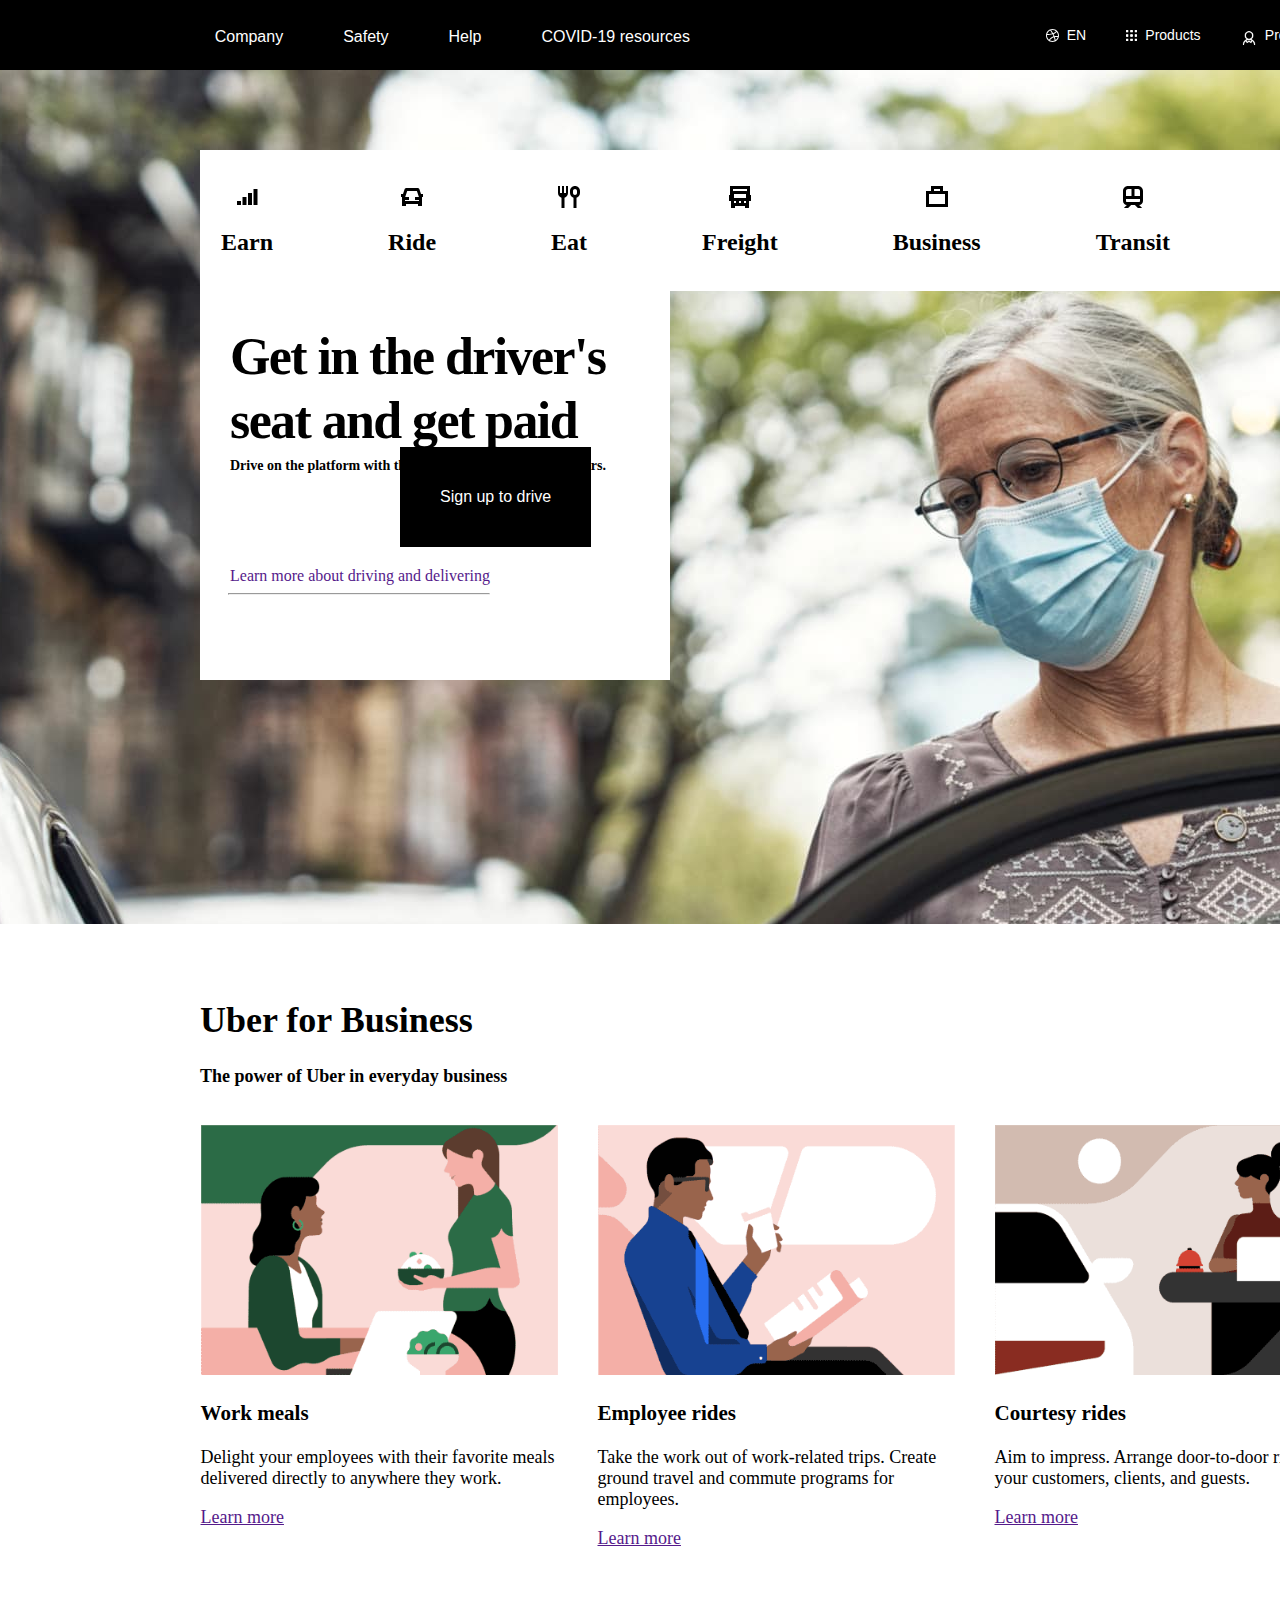
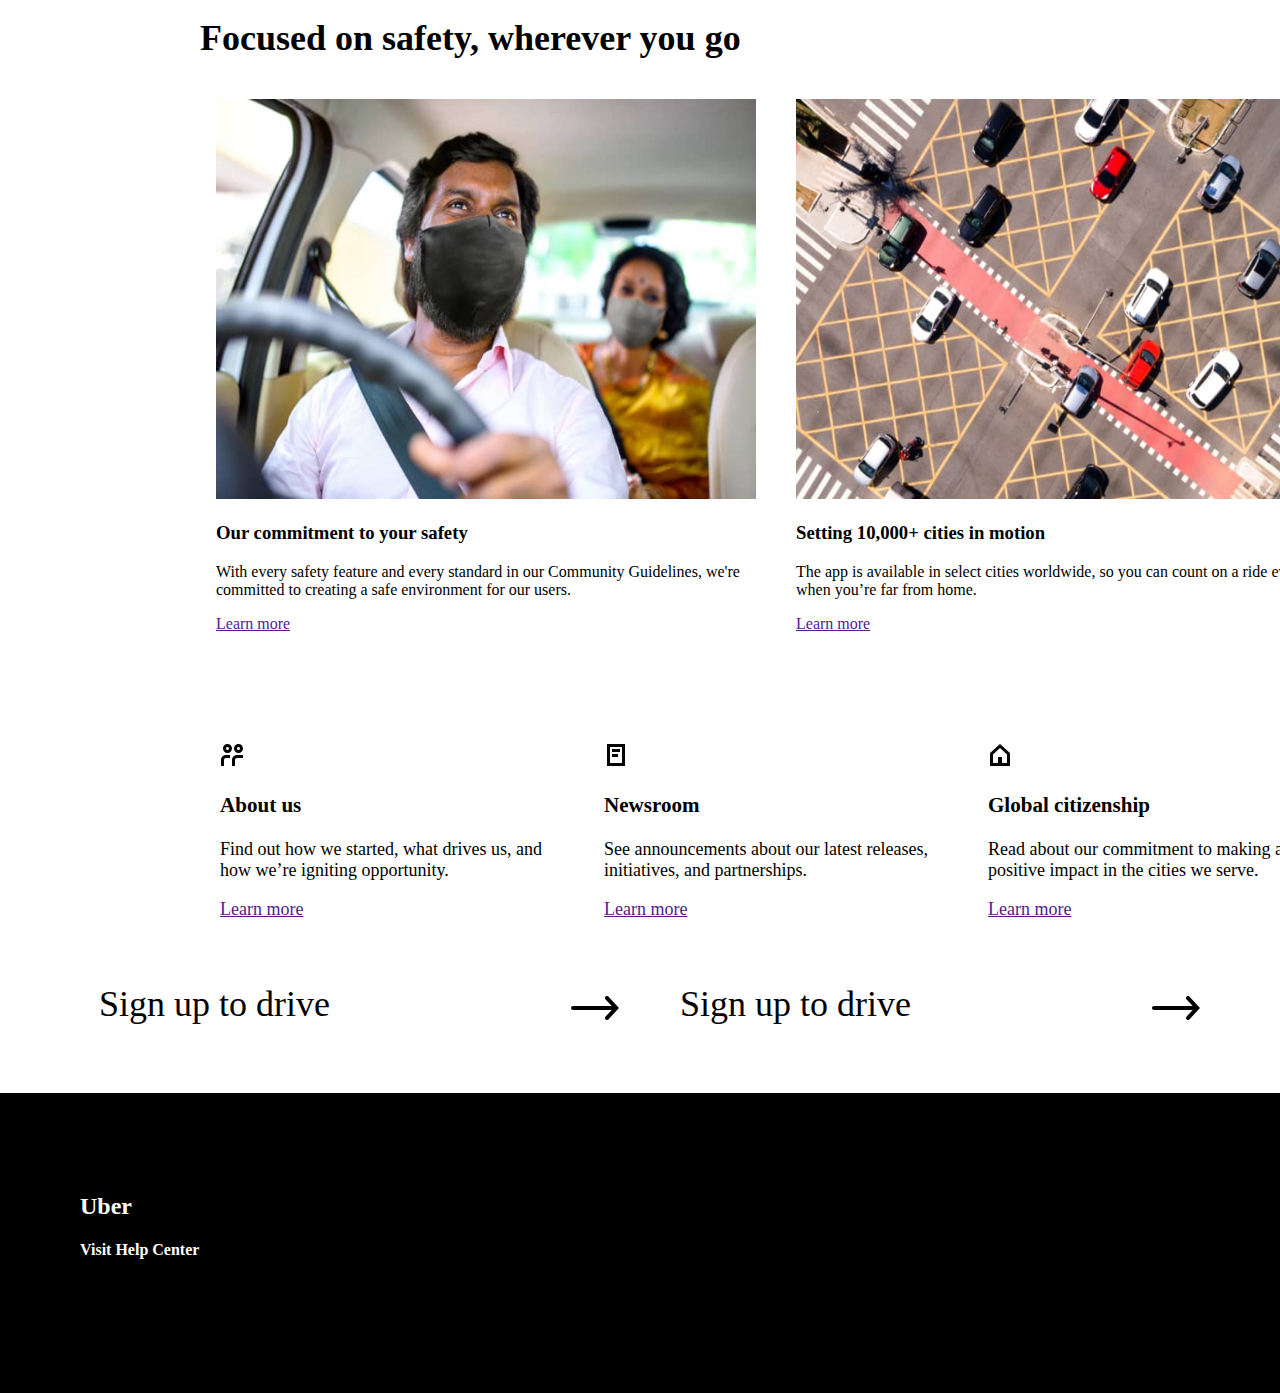
<file: index.html>
<!DOCTYPE html>
<html lang="en">
<head>
    <meta charset="UTF-8">
    <meta http-equiv="X-UA-Compatible" content="IE=edge">
    <meta name="viewport" content="width=device-width, initial-scale=1.0">
    <title>Home</title>
    <link rel="stylesheet" href="index.css">
</head>
<body>
                          <!-- Header -->

    <section id="header">
                            <!-- Header Left-->
                         
        <div id="headerleft"> 
            <h1 id="headerh1" style="visibility: hidden;">Uber</h1>
            <div>
                <input class="buttoncommon" type="button" value="Company">
            </div>
            <div>
                <button class="buttoncommon buttonhover     ">Safety</button>
            </div>
            <div>
                 <input class="buttoncommon" type="button" value="Help">
            </div>
            <div>
                <input class="buttoncommon" type="button" value="COVID-19 resources">
            </div>  
        </div>
                                <!-- Header Right -->
        <div id="headerright">
                                 <!-- En button -->
                <div class="en"> 
                     <div>
                         <img class="enicon" src="images/headerimages/en.svg" alt="">
                     </div>
                     <div class="">
                          <input class="eniconh1" type="button" value="EN">
                     </div>
                </div>
                                <!-- product button -->
                <div class="product en">
                       <div>
                             <img class="producticon enicon" src="images/headerimages/en2.png" alt="">
                        </div>
                        <div class="">
                             <input class="eniconh1" type="button" value="Products">
                        </div>
                </div>
                                 <!-- log in button -->
                <div class="product en">
                        <div>
                                <img class="loginicon enicon" src="images/headerimages/en3.png" alt="">
                           </div>
                           <div class="">
                                <input class="eniconh1" type="button" value="Products">
                           </div>
                    
                </div>
                                 <!-- log out button -->
                <div class="logout">
                     <input class="buttoncommon logout" type="button" value="Sign up">
                </div>
        </div>
    </section> 
                       <!--Tab Section of hero section-->
    <section class="herosection ">
        <div class="tabsection" >
            <div class="all "> 
                <img src="images/tabherosection/earn.svg" alt="">
                <h1>Earn</h1>
            </div>
            <div class="all"> 
                <img src="images/tabherosection/car.svg" alt="">
                <h1>Ride</h1>
            </div>
            <div class="all"> 
                <img src="images/tabherosection/eat.svg" alt="">
                <h1>Eat</h1>
            </div>
            <div class="all"> 
                <img src="images/tabherosection/truck.svg" alt="">
                <h1>Freight</h1>
            </div>
            <div class="all"> 
                <img src="images/tabherosection/business.svg" alt="">
                <h1>Business</h1>
            </div>
            <div class="all"> 
                <img src="images/tabherosection/transit.svg" alt="">
                <h1>Transit</h1>
            </div>
            <div class="all">  
                <img src="images/tabherosection/bike.svg" alt="">
                <h1>Bike & Scoot</h1>
            </div>
        </div>
                          <!-- Main Heading section of hero section-->
        <div class="headingsection">
            <div>
                <h1 class="heading">Get in the driver's seat and get paid</h1>
                <h3 class="textline">Drive on the platform with the largest network of active riders.</h3>
                <div>
                    <input class="buttoncommon signuptodrive" type="button" value="Sign up to drive">
                </div>
                <div >
                    <a  class="buttondownline" href="">Learn more about driving and delivering</a><hr class="hrline">
                </div>
            </div>
        </div>
    </section>
               <!--  Uber for Business Section -->
    <section>
        <div>
            <h1 class="uberforbusiness">Uber for Business</h1>
            <h3 class="textuberforbusiness">The power of Uber in everyday business</h3>
        </div>
        <div class="businesssection">
            <div  class="foreachsection">
                <img class="imgsize" src="images/uberbusiness/work.png" alt="">
                <h3> Work meals</h3>
                <p> Delight your employees with their favorite meals delivered directly to anywhere they work.</p>
                <a href="">Learn more</a>
            </div>
            <div  class="foreachsection">
                <img class="imgsize" src="images/uberbusiness/employee.png" alt="">
                <h3>Employee rides</h3>
                <p>Take the work out of work-related trips. Create ground travel and commute programs for employees.</p>
                <a href="">Learn more</a>
            </div>
            <div class="foreachsection">
                <img class="imgsize" src="images/uberbusiness/courtesy.png" alt="">
                <h3>Courtesy rides</h3>
                <p>Aim to impress. Arrange door-to-door rides for your customers, clients, and guests.</p>
                <a href="">Learn more</a>
            </div>
        </div>
    </section>
                           <!-- Safety Section-->
    <section>
        <div>
            <h1 class="safetyheading">Focused on safety, wherever you go</h1>
        </div>
        <div class="safetysection">
            <div  class="safetyforeach">
                <img class="safetyimgsize" src="images/ubersafety/Safetyjpg.jpg" alt="">
                <h3>Our commitment to your safety</h3>
                <p>With every safety feature and every standard in our Community Guidelines, we're <br> committed to creating a safe environment for our users.</p>
                <a href="">Learn more</a>
            </div>
            <div class="safetyforeach">
                <img class="safetyimgsize" src="images/ubersafety/roads.jpg" alt="">
                <h3>Setting 10,000+ cities in motion</h3>
                <p>The app is available in select cities worldwide, so you can count on a ride even when you’re far from home.</p>
                <a href="">Learn more</a>
            </div>
        </div>
    </section>
    <section>
        <div class="businesssection">
            <div  class="foreachsection">
                <img  src="images/about/about.svg" alt="">
                <h3>About us</h3>
                <p> Find out how we started, what drives us, and how we’re igniting opportunity.</p>
                <a href="">Learn more</a>
            </div>
            <div  class="foreachsection">
                <img  src="images/about/newsroom.svg" alt="">
                <h3>Newsroom</h3>
                <p>See announcements about our latest releases, initiatives, and partnerships.</p>
                <a href="">Learn more</a>
            </div>
            <div class="foreachsection">
                <img  src="images/about/global.svg" alt="">
                <h3>Global citizenship</h3>
                <p>Read about our commitment to making a positive impact in the cities we serve.</p>
                <a href="">Learn more</a>
            </div>
        </div>
    </section>
                           <!--footer button-->
    <section class="footerbutton">
        <div class="individualbutton">
            <a id="link" href="">Sign up to drive</a>
            <img class="arrow" src="images/footer/arrow.png" alt="">
        </div>
        <div class="individualbutton">
            <a id="link" href="">Sign up to drive</a>
            <img class="arrow" src="images/footer/arrow.png" alt="">
        </div>
    </section>
                         <!--Footer-->
    <section class="footer">
        <div class="footertext">
            <h2>Uber</h2>
            <h4>Visit Help Center</h4>
        </div>

    </section>
    
</body>
</html>
</file>
<file: index.css>
/*   body  */  

body{
    margin: 0px;
}

                                /*   Header  */  
#header{
    display: flex;
    background-color: #000000;
    width: auto;
    height: 60px;
    box-sizing: border-box;
    color: #FFFFFF;
    font-family:  'Gill Sans', 'Gill Sans MT', Calibri, 'Trebuchet MS', sans-serif;
    margin-top: -10px;
    padding-bottom: 70px;
    margin: auto;
}

                                /*   Header left  */  /*   Header left  */
#headerleft{
    display: flex;
    justify-content: center;
}
#headerh1{
    margin-left: 100px;
    margin-top: -20px;
    font-size: 24px;
    line-height: 112px;
    padding-right: 40px;
}
.buttoncommon{
    font-size: 16px;
    background-color: #000000;
    color: #FFFFFF;
    border: none;
    padding: 8px 20px 8px 20px;
    border-radius: 15px;
    margin: 20px;
    margin-left: 0px
}
.buttoncommon:hover{
    background-color:#333333;
    border-radius: 15px;
}
                                 /*   Header right  */    /*   Header right  */
#headerright{
    display: flex;
    justify-content: center;
    padding-left: 300px;
}

                                      /*   En button  */
.en{
    display: flex;
    width: 37px;
    height: 8px;
    justify-content: center;
    padding: 12px 20px 20px 15px;
    padding-bottom: ;
    margin-top:14px;
}
.enicon{
    padding-left: 10px;
    margin-top: 2px;
}
.eniconh1{
    background-color: #0000;
    font-size: 14px;
    margin-top: px;
    border: none;
    color: #FFFFFF;
}
.en:hover{
    background-color:#333333;
    border-radius: 25px;
}

                               /*   product button  */
             
.product{
    padding: 12px 40px 20px 40px;
}
.producticon{
    height: 15px;
    width: 15px;
}
                               /*   log in button  */

.loginicon{
    height: 20px;
    width: 20px;
}

                                /*   log out button  */

.logout{
    background-color:white;
    color: #000000;
}
.logout:hover{
    background-color: #E5E5E5;
}

                                /*   Hero section  */
.herosection{   
    width: 1519px;
    height: 854px;
    background-image: url(images/Herosection/bg-image.jpg);
    background-repeat: no-repeat;
    background-position: center top;
}
.tabsection{
    display: flex;
    position: absolute;       /*   almost spend 3 hours on this lol  */   
    justify-content: center;
    width: 1187px;
    height: 121px;
    background: white;
    margin: 80px 0px 0px 200px;
    padding: 10px 0px 10px 0px ;
}
.all{
    padding: 25px 70px 25px 45px;
    text-align: center;
    font-size: 12px;
}

                                   /* Main Heading section */
.headingsection{
    position: absolute;
    text-align: left;
    width: 470px;
    height: 340px;
    background-color: white;
    margin: 220px 0px 0px 200px;
    padding-bottom: 50px;
}
.heading{
    font-size: 52px;
    font-weight: 800;
    line-height: 64px;
    letter-spacing: -0.1rem;
    padding-left: 30px;
}
.textline{
    font-size: 14px;
    margin-top: -30px;
    padding-left: 30px;

}
                       /* Main heading button */
.signuptodrive{
    font-size: 16px;
    font-weight: 500;
    line-height: 20px;
    color: white;
    background-color: black;
    border-radius: 0px;
    padding: 40px 40px 40px 40px;  
    margin-left: 200px;
    margin-top: -200px;
}
.signuptodrive:hover{
    border-radius: 0px;
    background-color: #8B8989;
}
.buttondownline{
    margin-left: 30px;
    text-decoration: none;
}
.hrline{
    width: 260px;
    margin-right: 180px;
}

               /* Uber For Business Section */
.uberforbusiness{
    font-size: 36px;
    font-weight: 500px;
    line-height: 44px;
    padding: 50px 00px 0px 200px;
}
.textuberforbusiness{
    font-size: 18px;
    padding: 0px 0px 0px 200px;
}
.businesssection{
    display: flex;
    position: absolute;
    width: 1152px;
    justify-content: center;
    background-color: white;
    margin-left: 200px;
    text-align: left;
}
.foreachsection{
    margin: 20px 20px 0px 20px;
    font-size: 18px;
    width: 360px;
}
.imgsize{
    width: 357px;
    height:250px;
  }

                       /* Safety section */
.safetyheading{
    margin-top: 530px;
    margin-bottom: 30px;
    margin-left: 200px;
    font-size: 36px;
}
.safetysection{
    display: flex;
    justify-content: center;
    text-align: left;
    padding-left: 200px;
    padding-bottom: 80px;
    width: 1152px;
    margin-top: 40px;
}
.safetyforeach{
    margin: 0px 20px 10px 20px;
}
.safetyimgsize{
    width: 540px;
    height: 400px; 
}

                        /* footer button Section */

.footerbutton{
    display: flex;
    justify-content: center;
    padding-top: 60px;
    margin: 200px 0px 0px 00px; 
}
.individualbutton{
    display: flex;
    justify-content: center;
    font-size: 36px;
    font-weight: 500;
    margin-left: 40px;
    margin-right: 20px;
}
.arrow{
    margin-left: 240px; 
}
#link{
    text-decoration: none;
    color: black;
}

                         /* Footer */
.footer{
    background-color: black;
    width: 1519px;
    height: 300px;
    margin-top: 60px;
    color: white;
}
.footertext{
    padding: 80px;
    
}
</file>
